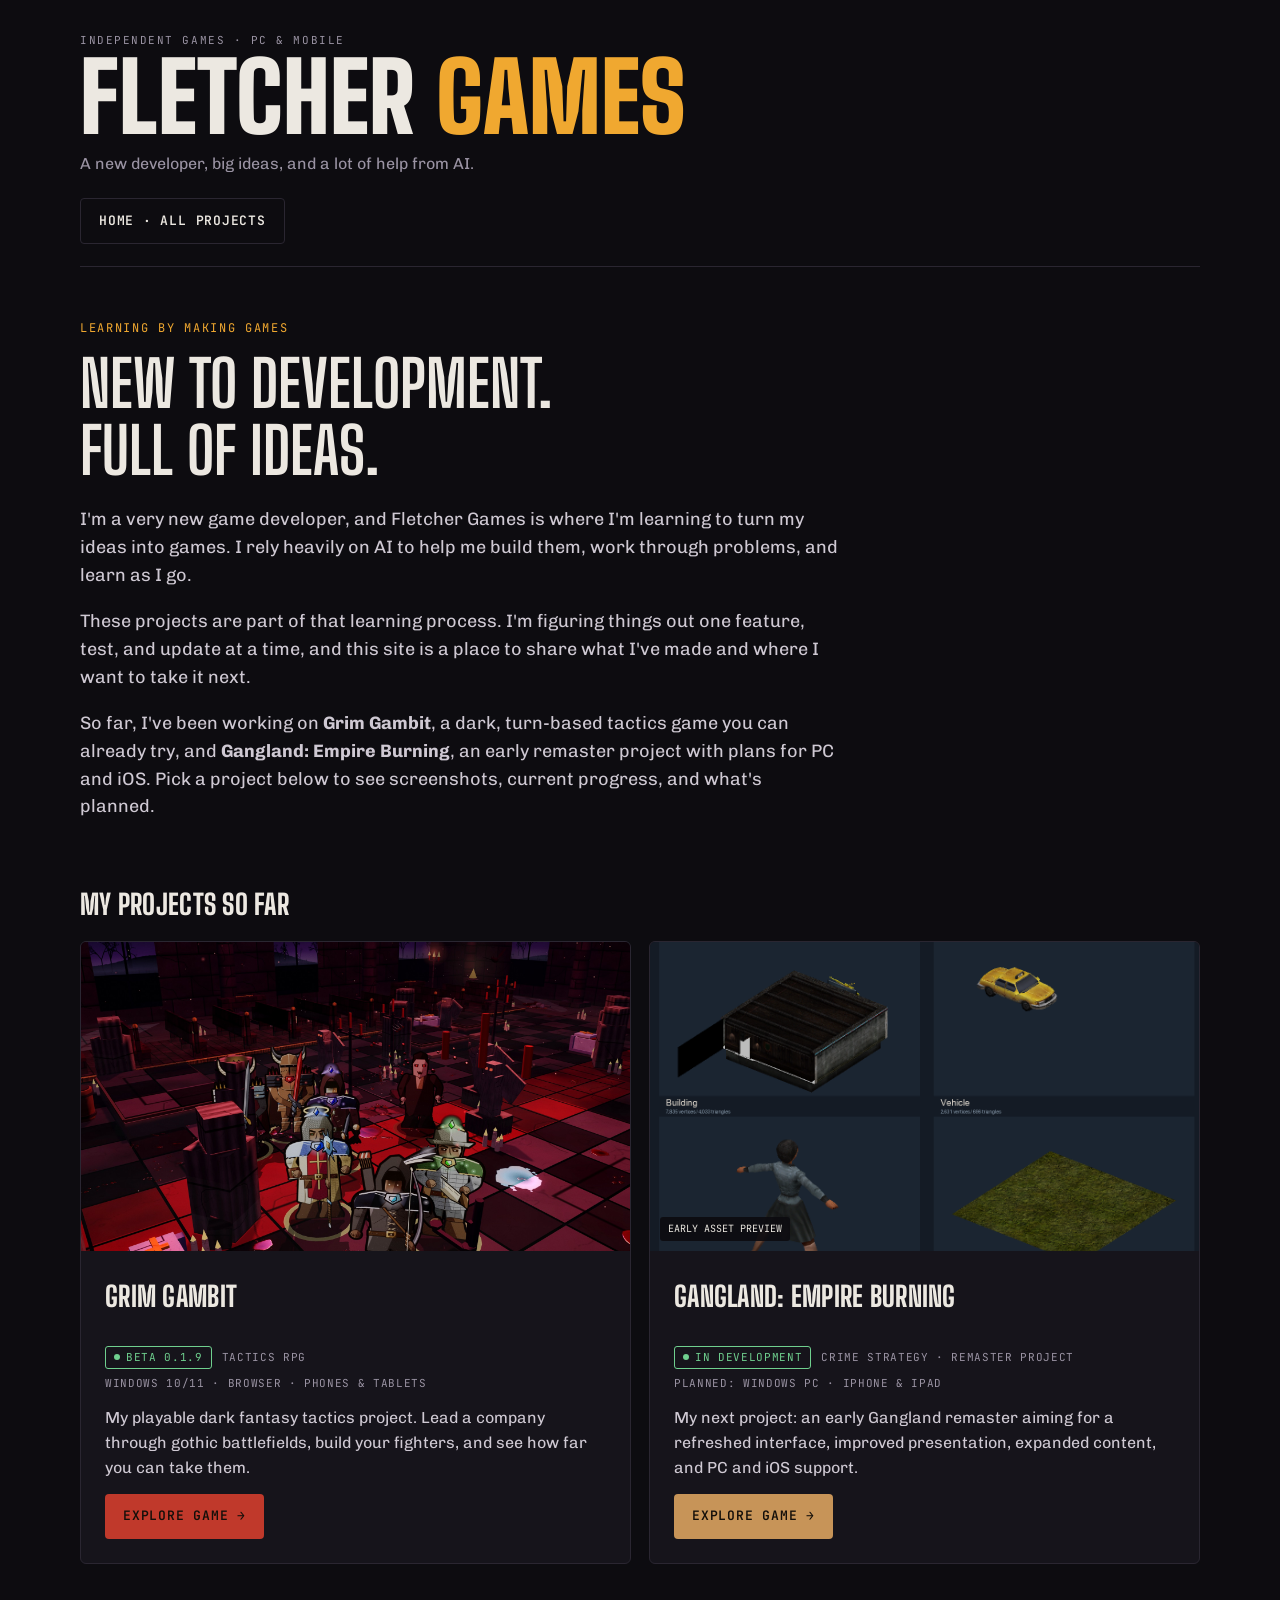
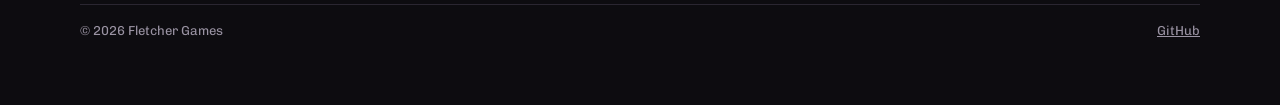
<file: index.html>
<!doctype html>
<html lang="en">
<head>
<meta charset="utf-8">
<meta name="viewport" content="width=device-width,initial-scale=1,viewport-fit=cover">
<title>Fletcher Games</title>
<meta name="description" content="Fletcher Games: home of Grim Gambit and Gangland: Empire Burning, a PC and iOS remaster project in development.">
<meta property="og:title" content="Fletcher Games">
<meta property="og:description" content="Play Grim Gambit and follow the development of Gangland: Empire Burning for PC and iOS.">
<meta property="og:image" content="https://fletchergames.github.io/assets/grim-gambit/black-chapel.jpg">
<meta name="theme-color" content="#0d0c10">
<link rel="preconnect" href="https://fonts.googleapis.com">
<link rel="preconnect" href="https://fonts.gstatic.com" crossorigin>
<link rel="stylesheet" href="https://fonts.googleapis.com/css2?family=Big+Shoulders+Display:wght@500;800;900&family=Chivo:wght@400;600&family=JetBrains+Mono:wght@400;600&display=swap">
<style>
/* Studio homepage and linked project pages. */
:root{
  --bg:#0d0c10; --panel:#16141b; --line:#2a2631; --fg:#ece8e1; --muted:#9a93a3; --soft:#cfc9d3;
  --accent:#f0a830; --ok:#6fcf8e;
  --display:"Big Shoulders Display","Impact","Arial Narrow",sans-serif;
  --body:"Chivo",system-ui,-apple-system,"Segoe UI",sans-serif;
  --mono:"JetBrains Mono",ui-monospace,"SFMono-Regular",Menlo,monospace;
  color-scheme:dark;
}
*{box-sizing:border-box}
[hidden]{display:none!important}
html{-webkit-text-size-adjust:100%}
body{margin:0;background:var(--bg);color:var(--fg);font-family:var(--body);font-size:16px;line-height:1.55;
  padding-left:max(16px,env(safe-area-inset-left,0px));padding-right:max(16px,env(safe-area-inset-right,0px))}
img{max-width:100%;display:block}
a{color:inherit}
:focus-visible{outline:2px solid var(--accent);outline-offset:2px}
.wrap{max-width:1120px;margin:0 auto;padding-block:32px 64px;display:flex;flex-direction:column;gap:40px}

header{display:flex;flex-direction:column;gap:6px;border-bottom:1px solid var(--line);padding-bottom:22px}
.eyebrow{font-family:var(--mono);font-size:11px;letter-spacing:.14em;text-transform:uppercase;color:var(--muted)}
h1{font-family:var(--display);font-weight:900;font-size:clamp(48px,10vw,96px);line-height:.88;margin:0;text-transform:uppercase;text-wrap:balance}
h1 span{color:var(--accent)}
.tag{color:var(--muted);max-width:56ch;margin:6px 0 0}

.feature{display:grid;grid-template-columns:minmax(0,1.4fr) minmax(0,1fr);border:1px solid var(--line);background:var(--panel);border-radius:6px;overflow:hidden}
.feature .cover{position:relative;background:#000;min-height:280px}
.feature .cover img{width:100%;height:100%;object-fit:cover}
.feature .cover .ct{position:absolute;left:20px;right:20px;bottom:16px;font-family:var(--display);font-weight:900;text-transform:uppercase;line-height:.9;font-size:clamp(44px,6.5vw,80px);color:#fff;text-shadow:0 2px 24px rgba(0,0,0,.8)}
.feature .cover::after{content:"";position:absolute;inset:0;background:linear-gradient(transparent 45%,rgba(0,0,0,.75))}
.feature .cover .ct{z-index:1}
.info{padding:24px;display:flex;flex-direction:column;gap:14px;min-width:0}
.info h2{font-family:var(--display);font-weight:800;font-size:34px;line-height:1;margin:0;text-transform:uppercase}
@media (max-width:820px){.feature{grid-template-columns:1fr}.feature .cover{aspect-ratio:16/9;min-height:0}}

.meta{display:flex;flex-wrap:wrap;gap:6px 10px;align-items:center;font-family:var(--mono);font-size:11px;letter-spacing:.06em;text-transform:uppercase;color:var(--muted)}
.status{display:inline-flex;align-items:center;gap:6px;padding:2px 8px;border-radius:3px;border:1px solid currentColor;color:var(--ok)}
.status::before{content:"";width:6px;height:6px;border-radius:50%;background:currentColor}
.pitch{margin:0;font-weight:600}
.desc{margin:0;color:var(--soft)}
.actions{display:flex;flex-wrap:wrap;gap:10px;align-items:center}
.btn{display:inline-flex;align-items:center;gap:8px;text-decoration:none;font-family:var(--mono);font-size:13px;font-weight:600;letter-spacing:.06em;text-transform:uppercase;padding:12px 18px;border-radius:4px;background:var(--c,var(--accent));color:#140f0a}
.btn:hover{filter:brightness(1.12)}
.btn small{font-weight:400;opacity:.75}
.btn.ghost{background:transparent;color:var(--fg);border:1px solid var(--line)}
.btn.ghost:hover{border-color:var(--c,var(--accent));filter:none}
.note{margin:0;font-size:13px;color:var(--muted)}

section h3{font-family:var(--display);font-weight:800;font-size:28px;text-transform:uppercase;margin:0 0 14px;letter-spacing:.01em}
.shots{display:grid;grid-template-columns:repeat(auto-fill,minmax(min(160px,100%),1fr));gap:10px}
.shots button{padding:0;border:1px solid var(--line);border-radius:4px;overflow:hidden;background:#000;cursor:zoom-in;aspect-ratio:16/9}
.shots img{width:100%;height:100%;object-fit:cover;transition:transform .2s ease}
.shots button:hover img{transform:scale(1.04)}

.two{display:grid;grid-template-columns:minmax(0,1.3fr) minmax(0,1fr);gap:28px}
@media (max-width:820px){.two{grid-template-columns:1fr}}
.patch{border:1px solid var(--line);border-radius:6px;background:var(--panel);padding:18px 20px;display:flex;flex-direction:column;gap:8px}
.patches{display:flex;flex-direction:column;gap:12px}
.patch .ver{font-family:var(--display);font-size:22px;font-weight:800;text-transform:uppercase}
.patch ul{margin:0;padding-left:18px;color:var(--soft);display:flex;flex-direction:column;gap:4px}
dl.req{margin:0;display:grid;grid-template-columns:auto 1fr;gap:8px 18px;border-top:1px solid var(--line);padding-top:12px}
dl.req dt{font-family:var(--mono);font-size:12px;text-transform:uppercase;letter-spacing:.08em;color:var(--muted)}
dl.req dd{margin:0;color:var(--soft)}

.grid{display:grid;grid-template-columns:repeat(auto-fill,minmax(260px,1fr));gap:18px}
.card{border:1px solid var(--line);border-radius:6px;overflow:hidden;background:var(--panel);display:flex;flex-direction:column}
.card img{aspect-ratio:16/10;object-fit:cover;width:100%}

.lightbox{position:fixed;inset:0;background:rgba(5,4,8,.92);display:flex;flex-direction:column;align-items:center;justify-content:center;gap:12px;z-index:20;
  padding:max(16px,env(safe-area-inset-top,0px)) max(16px,env(safe-area-inset-right,0px)) max(16px,env(safe-area-inset-bottom,0px)) max(16px,env(safe-area-inset-left,0px));cursor:zoom-out}
.lightbox img{max-height:82vh;border-radius:4px}
.lightbox p{margin:0;font-family:var(--mono);font-size:12px;color:var(--muted);text-transform:uppercase;letter-spacing:.08em}
footer{color:var(--muted);font-size:13px;border-top:1px solid var(--line);padding-top:16px;display:flex;flex-wrap:wrap;justify-content:space-between;gap:8px}
.loading{color:var(--muted)}
@media (prefers-reduced-motion:reduce){*{transition:none!important}}
.project-nav{display:flex;flex-wrap:wrap;align-items:center;justify-content:space-between;gap:12px}
.project-nav button{cursor:pointer}
.project-nav .current{border-color:var(--accent);color:var(--accent)}
.project-tabs{display:flex;flex-wrap:wrap;gap:8px}
.project-hint{font-family:var(--mono);font-size:11px;color:var(--muted);margin:8px 0 0}
#projectView{touch-action:pan-y pinch-zoom;min-width:0}
#projectView:focus{outline:none}
.feature .cover.placeholder{background:radial-gradient(ellipse at 65% 25%,#4b3328 0,transparent 60%),linear-gradient(145deg,#19151a,#09090c);display:flex;align-items:center;justify-content:center;min-height:280px}
.placeholder .coming{font-family:var(--mono);font-size:12px;text-transform:uppercase;letter-spacing:.2em;color:var(--muted);align-self:flex-start;margin-top:36px;z-index:1}
.home-intro{max-width:760px}
.home-intro h2{font-family:var(--display);font-size:clamp(38px,6vw,64px);line-height:1.05;text-transform:uppercase;margin:0 0 22px}
.home-intro p{color:var(--soft);font-size:18px}
.home-intro .eyebrow{color:var(--accent);font-size:12px}
.home-grid{grid-template-columns:repeat(auto-fit,minmax(min(100%,340px),1fr))}
.project-card{text-decoration:none;transition:transform .2s,border-color .2s}
.project-card:hover{transform:translateY(-4px);border-color:var(--c,var(--accent))}
.project-card .info{flex:1}
.project-card .btn{align-self:flex-start;margin-top:auto}
.project-card .preview{position:relative}
.project-card .preview img{aspect-ratio:16/9}
.project-card .preview-note{position:absolute;bottom:10px;left:10px;background:#0d0c10e8;border-radius:3px;padding:4px 8px;font-family:var(--mono);font-size:10px;text-transform:uppercase}
.site-home{display:inline-flex;align-self:flex-start;margin-top:16px}
@media(prefers-reduced-motion:reduce){.project-card:hover{transform:none}}
</style>
</head>
<body>
<div class="wrap">
  <header>
    <div class="eyebrow">Independent games · PC & mobile</div>
    <h1 id="siteName">Fletcher <span>Games</span></h1>
    <p class="tag" id="siteTag">A new developer, big ideas, and a lot of help from AI.</p>
    <a class="btn ghost site-home" href="#home">Home · All projects</a>
  </header>
  <main id="main" style="display:flex;flex-direction:column;gap:44px"><p class="loading">Loading games…</p></main>
  <footer><span>© <span id="yr"></span> Fletcher Games</span><a href="https://github.com/FletcherGames">GitHub</a></footer>
</div>
<div class="lightbox" id="lb" hidden><img id="lbImg" alt=""><p id="lbCap"></p></div>

<script>
const $=id=>document.getElementById(id);
const esc=s=>String(s??"").replace(/[&<>"']/g,c=>({"&":"&amp;","<":"&lt;",">":"&gt;",'"':"&quot;","'":"&#39;"}[c]));
const fmt=d=>{const t=new Date(d+"T12:00:00");return isNaN(t)?"":t.toLocaleDateString(undefined,{month:"short",day:"numeric",year:"numeric"})};
$("yr").textContent=new Date().getFullYear();

function buttons(g){
  let h="";
  if(g.download?.url)h+=`<a class="btn" href="${esc(g.download.url)}">⬇ ${esc(g.download.label||"Download")}${g.download.size?` <small>${esc(g.download.size)}</small>`:""}</a>`;
  if(g.play)h+=`<a class="btn ghost" href="${esc(g.play)}">▶ Play in browser</a>`;
  (g.links||[]).forEach(l=>h+=`<a class="btn ghost" href="${esc(l.url)}">${esc(l.label)}</a>`);
  return h;
}
function metaRow(g){return `<div class="meta">${g.statusLabel?`<span class="status">${esc(g.statusLabel)}</span>`:""}${g.genre?`<span>${esc(g.genre)}</span>`:""}${g.platform?`<span>${esc(g.platform)}</span>`:""}</div>`}

function featured(g){
  const shots=(g.screenshots||[]).map((s,i)=>`<button type="button" data-shot="${i}" aria-label="View ${esc(s.caption)}"><img src="${esc(s.src)}" alt="${esc(s.caption)}" loading="lazy"></button>`).join("");
  const latest=(g.patchNotes||[])[0];
  return `<article style="display:flex;flex-direction:column;gap:32px;--c:${esc(g.color||"")}" id="${esc(g.id)}">
    <div class="feature">
      <div class="cover${g.cover?"":" placeholder"}">${g.cover?`<img src="${esc(g.cover)}" alt="">`:'<span class="coming">Work in progress</span>'}<div class="ct">${esc(g.title)}</div></div>
      <div class="info">
        <div class="eyebrow">${g.featured?"Featured project":"In development"}</div>
        <h2>${esc(g.title)}</h2>
        ${metaRow(g)}
        ${g.tagline?`<p class="pitch">${esc(g.tagline)}</p>`:""}
        ${g.description?`<p class="desc">${esc(g.description)}</p>`:""}
        <div class="actions">${buttons(g)}</div>
        ${g.download?.note?`<p class="note">${esc(g.download.note)}</p>`:""}
      </div>
    </div>
    ${shots?`<section><h3>${esc(g.screenshotHeading||"Screenshots")}</h3>${g.screenshotNote?`<p class="note" style="margin-bottom:14px">${esc(g.screenshotNote)}</p>`:""}<div class="shots" data-game="${esc(g.id)}">${shots}</div></section>`:""}
    ${(g.details||[]).map(section=>`<section><h3>${esc(section.title)}</h3><div class="patches">${(section.items||[]).map(item=>`<div class="patch"><div class="ver">${esc(item.title)}</div><p class="desc">${esc(item.text)}</p></div>`).join("")}</div></section>`).join("")}
    ${(latest||g.requirements)?`<div class="two">
      ${latest?`<section><h3>Patch notes</h3><div class="patches">${(g.patchNotes||[]).map((p,i)=>`<div class="patch"><div class="meta">${i===0?'<span class="status">Latest</span>':""}${p.date?`<span>${esc(fmt(p.date))}</span>`:""}</div><div class="ver">${esc(p.version)}${p.title?`: ${esc(p.title)}`:""}</div><ul>${(p.notes||[]).map(n=>`<li>${esc(n)}</li>`).join("")}</ul></div>`).join("")}</div></section>`:"<div></div>"}
      ${g.requirements?`<section><h3>System requirements</h3><dl class="req">${g.requirements.map(([k,v])=>`<dt>${esc(k)}</dt><dd>${esc(v)}</dd>`).join("")}</dl></section>`:""}
    </div>`:""}
  </article>`;
}
function card(g){
  return `<a class="card project-card" style="--c:${esc(g.color||"")}" href="#${encodeURIComponent(g.id)}" aria-label="Explore ${esc(g.title)}">
    <div class="preview">${g.cover?`<img src="${esc(g.cover)}" alt="${esc(g.title)} preview" loading="lazy">`:""}${g.screenshotNote?'<span class="preview-note">Early asset preview</span>':""}</div>
    <div class="info"><h3>${esc(g.title)}</h3>${metaRow(g)}<p class="desc">${esc(g.summary||g.tagline||"")}</p><span class="btn">Explore game →</span></div></a>`;
}
function showHome(focus=false){
  projectIndex=-1;
  gesture=null;
  $("lb").hidden=true;
  document.title=data.site.name;
  $("main").innerHTML=`<section class="home-intro" aria-labelledby="welcomeTitle">
    <p class="eyebrow">Learning by making games</p>
    <h2 id="welcomeTitle" tabindex="-1">New to development.<br>Full of ideas.</h2>
    <p>I'm a very new game developer, and Fletcher Games is where I'm learning to turn my ideas into games. I rely heavily on AI to help me build them, work through problems, and learn as I go.</p>
    <p>These projects are part of that learning process. I'm figuring things out one feature, test, and update at a time, and this site is a place to share what I've made and where I want to take it next.</p>
    <p>So far, I've been working on <strong>Grim Gambit</strong>, a dark, turn-based tactics game you can already try, and <strong>Gangland: Empire Burning</strong>, an early remaster project with plans for PC and iOS. Pick a project below to see screenshots, current progress, and what's planned.</p>
    </section>
    <section aria-labelledby="projectsTitle"><h3 id="projectsTitle">My projects so far</h3><div class="grid home-grid">${data.games.map(card).join("")}</div></section>`;
  if(focus)$("welcomeTitle").focus({preventScroll:true});
}

let data,projectIndex=-1,gesture=null;
function showProject(index,focus=false,navigate=true){
  const games=data.games;
  if(!games.length)return;
  projectIndex=(index+games.length)%games.length;
  const g=games[projectIndex];
  gesture=null;
  $("lb").hidden=true;
  document.title=g.title+" | "+data.site.name;
  $("main").innerHTML=`<div><nav class="project-nav" aria-label="Projects">
    <button type="button" class="btn ghost" data-step="-1" aria-label="Previous project">← Previous</button>
    <div class="project-tabs">${games.map((game,i)=>`<button type="button" class="btn ghost ${i===projectIndex?"current":""}" data-project="${i}" ${i===projectIndex?'aria-current="page"':""}>${esc(game.title)}</button>`).join("")}</div>
    <button type="button" class="btn ghost" data-step="1" aria-label="Next project">Next →</button>
    </nav><p class="project-hint">Swipe right for the next project · Swipe left to go back · Use ← / → on your keyboard</p>
    <p class="note" role="status">Project ${projectIndex+1} of ${games.length}: ${esc(g.title)}</p></div>
    <div id="projectView" tabindex="-1" aria-label="${esc(g.title)}">${featured(g)}</div>`;
  const hash="#"+encodeURIComponent(g.id);
  if(navigate&&location.hash!==hash)history.pushState(null,"",hash);
  if(focus)$("projectView").focus({preventScroll:true});
}
function projectFromHash(){
  const i=data.games.findIndex(g=>"#"+encodeURIComponent(g.id)===location.hash||(g.aliases||[]).some(alias=>"#"+encodeURIComponent(alias)===location.hash));
  if(i<0){showHome();return}
  const canonical="#"+encodeURIComponent(data.games[i].id);
  if(location.hash!==canonical)history.replaceState(null,"",canonical);
  showProject(i,false,false);
}
addEventListener("hashchange",()=>{if(data)projectFromHash()});
$("main").addEventListener("click",e=>{
  const step=e.target.closest("[data-step]"),tab=e.target.closest("[data-project]");
  if(step)showProject(projectIndex+Number(step.dataset.step),true);
  if(tab)showProject(Number(tab.dataset.project),true);
});
$("main").addEventListener("pointerdown",e=>{
  gesture=null;
  if(!e.isPrimary||e.pointerType==="mouse"||e.target.closest("a,button,input,textarea,select")||!e.target.closest("#projectView"))return;
  gesture={id:e.pointerId,x:e.clientX,y:e.clientY,time:performance.now()};
});
$("main").addEventListener("pointerup",e=>{
  const g=gesture;gesture=null;
  if(!g||g.id!==e.pointerId)return;
  const dx=e.clientX-g.x,dy=e.clientY-g.y;
  if(Math.abs(dx)>=60&&Math.abs(dx)>Math.abs(dy)*1.5&&performance.now()-g.time<1200)
    showProject(projectIndex+(dx>0?1:-1));
});
$("main").addEventListener("pointercancel",()=>{gesture=null});
addEventListener("keydown",e=>{
  if(!data||projectIndex<0||!$("lb").hidden||e.altKey||e.ctrlKey||e.metaKey||e.shiftKey||e.target.closest("input,textarea,select,[contenteditable]"))return;
  if(e.key==="ArrowRight"||e.key==="ArrowLeft"){e.preventDefault();showProject(projectIndex+(e.key==="ArrowRight"?1:-1),true)}
});
fetch("games.json",{cache:"no-cache"}).then(r=>r.json()).then(d=>{
  data=d;
  if(d.site?.name){const p=d.site.name.trim().split(/\s+/),last=p.pop();$("siteName").innerHTML=(p.length?esc(p.join(" "))+" ":"")+`<span>${esc(last)}</span>`;document.title=d.site.name}
  if(d.site?.tagline)$("siteTag").textContent=d.site.tagline;
  if(d.games?.length)projectFromHash();
  else $("main").innerHTML="<p class='loading'>No games posted yet.</p>";
}).catch(()=>{$("main").innerHTML="<p class='loading'>The game list couldn't load. Refresh the page to try again.</p>"});

document.addEventListener("click",e=>{
  const b=e.target.closest("[data-shot]");
  if(b){const g=data.games.find(x=>x.id===b.closest("[data-game]").dataset.game),s=g.screenshots[+b.dataset.shot];
    $("lbImg").src=s.src;$("lbImg").alt=s.caption;$("lbCap").textContent=s.caption;$("lb").hidden=false;return}
  if(e.target.closest("#lb"))$("lb").hidden=true;
});
addEventListener("keydown",e=>{if(e.key==="Escape")$("lb").hidden=true});
</script>
</body>
</html>
</file>
